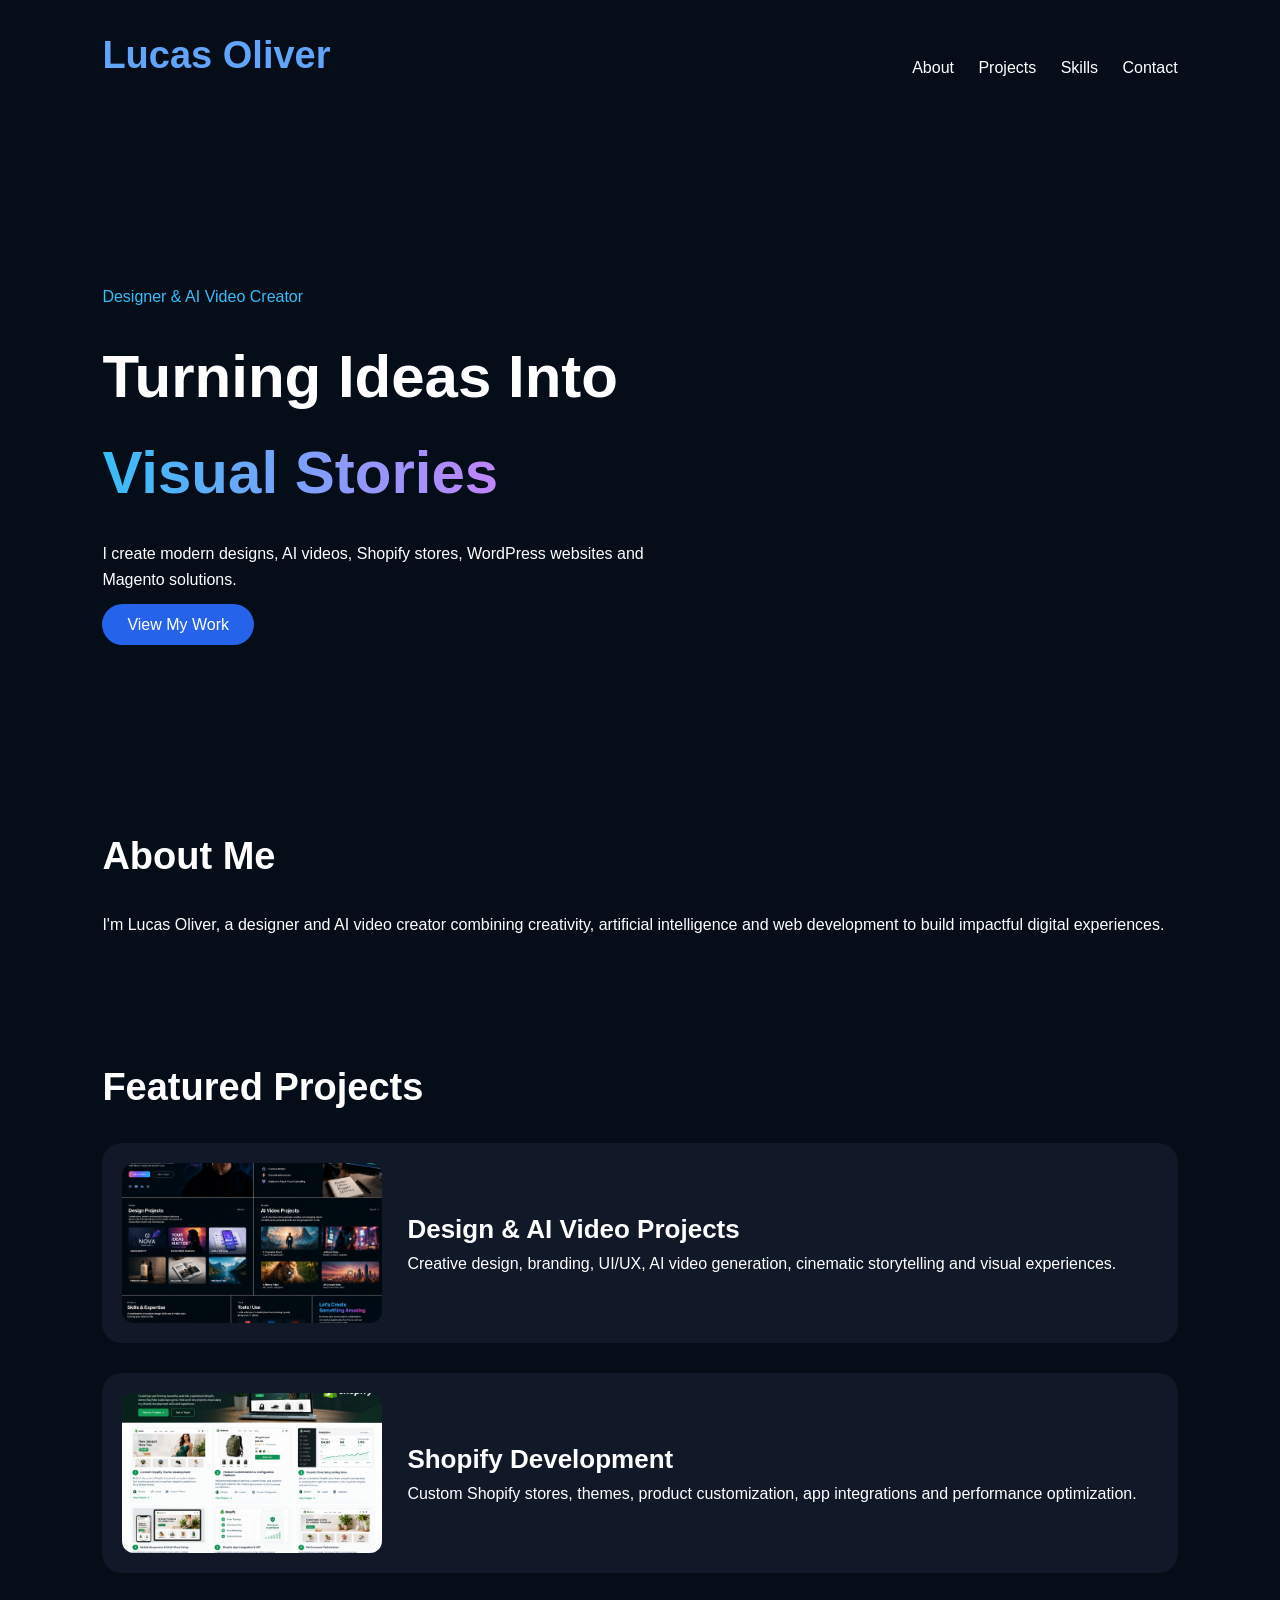
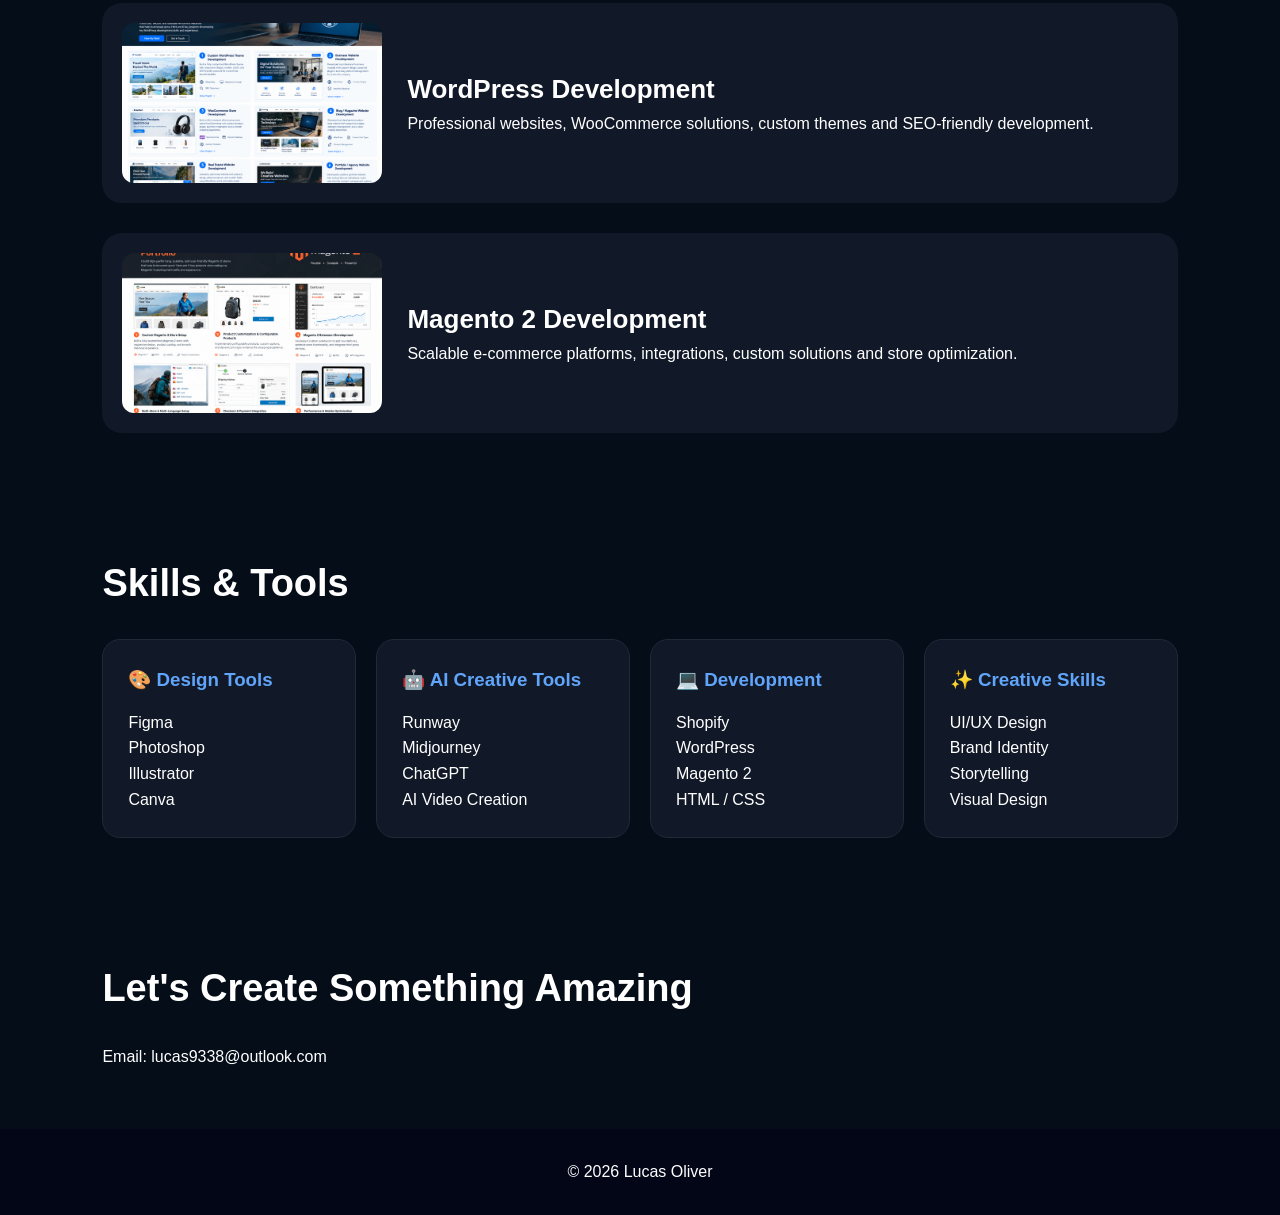
<file: index.html>
<!DOCTYPE html>
<html lang="en">
<head>
<meta charset="UTF-8">
<meta name="viewport" content="width=device-width, initial-scale=1.0">
<title>Lucas Oliver | Portfolio</title>
<link rel="stylesheet" href="style.css">
</head>
<body>

<header>
<h2>Lucas Oliver</h2>
<nav>
<a href="#about">About</a>
<a href="#projects">Projects</a>
<a href="#skills">Skills</a>
<a href="#contact">Contact</a>
</nav>
</header>

<section class="hero">
<div>
<p class="tag">Designer & AI Video Creator</p>
<h1>Turning Ideas Into <span>Visual Stories</span></h1>
<p>I create modern designs, AI videos, Shopify stores, WordPress websites and Magento solutions.</p>
<a class="button" href="#projects">View My Work</a>
</div>

</section>

<section id="about">
<h2>About Me</h2>
<p>I'm Lucas Oliver, a designer and AI video creator combining creativity, artificial intelligence and web development to build impactful digital experiences.</p>
</section>

<section id="projects">
<h2>Featured Projects</h2>

<div class="projects">
<a class="project-link" href="ai-design.html"><div class="project-card">
<img src="images/ai-design.png">
<div>
<h3>Design & AI Video Projects</h3>
<p>Creative design, branding, UI/UX, AI video generation, cinematic storytelling and visual experiences.</p>
</div>
</div></a>

<a class="project-link" href="shopify.html"><div class="project-card">
<img src="images/shopify.png">
<div>
<h3>Shopify Development</h3>
<p>Custom Shopify stores, themes, product customization, app integrations and performance optimization.</p>
</div>
</div></a>

<a class="project-link" href="wordpress.html"><div class="project-card">
<img src="images/wordpress.png">
<div>
<h3>WordPress Development</h3>
<p>Professional websites, WooCommerce solutions, custom themes and SEO-friendly development.</p>
</div>
</div></a>

<a class="project-link" href="magento.html"><div class="project-card">
<img src="images/magento.png">
<div>
<h3>Magento 2 Development</h3>
<p>Scalable e-commerce platforms, integrations, custom solutions and store optimization.</p>
</div>
</div>
</div></a>
</section>

<section id="skills">
<h2>Skills & Tools</h2>
<div class="skills">
<div class="skill-card">
<h3>🎨 Design Tools</h3>
<p>Figma<br>Photoshop<br>Illustrator<br>Canva</p>
</div>

<div class="skill-card">
<h3>🤖 AI Creative Tools</h3>
<p>Runway<br>Midjourney<br>ChatGPT<br>AI Video Creation</p>
</div>

<div class="skill-card">
<h3>💻 Development</h3>
<p>Shopify<br>WordPress<br>Magento 2<br>HTML / CSS</p>
</div>

<div class="skill-card">
<h3>✨ Creative Skills</h3>
<p>UI/UX Design<br>Brand Identity<br>Storytelling<br>Visual Design</p>
</div>
</div>
</section>

<section id="contact">
<h2>Let's Create Something Amazing</h2>
<p>Email: lucas9338@outlook.com</p>
</section>

<footer>© 2026 Lucas Oliver</footer>
</body>
</html>
</file>
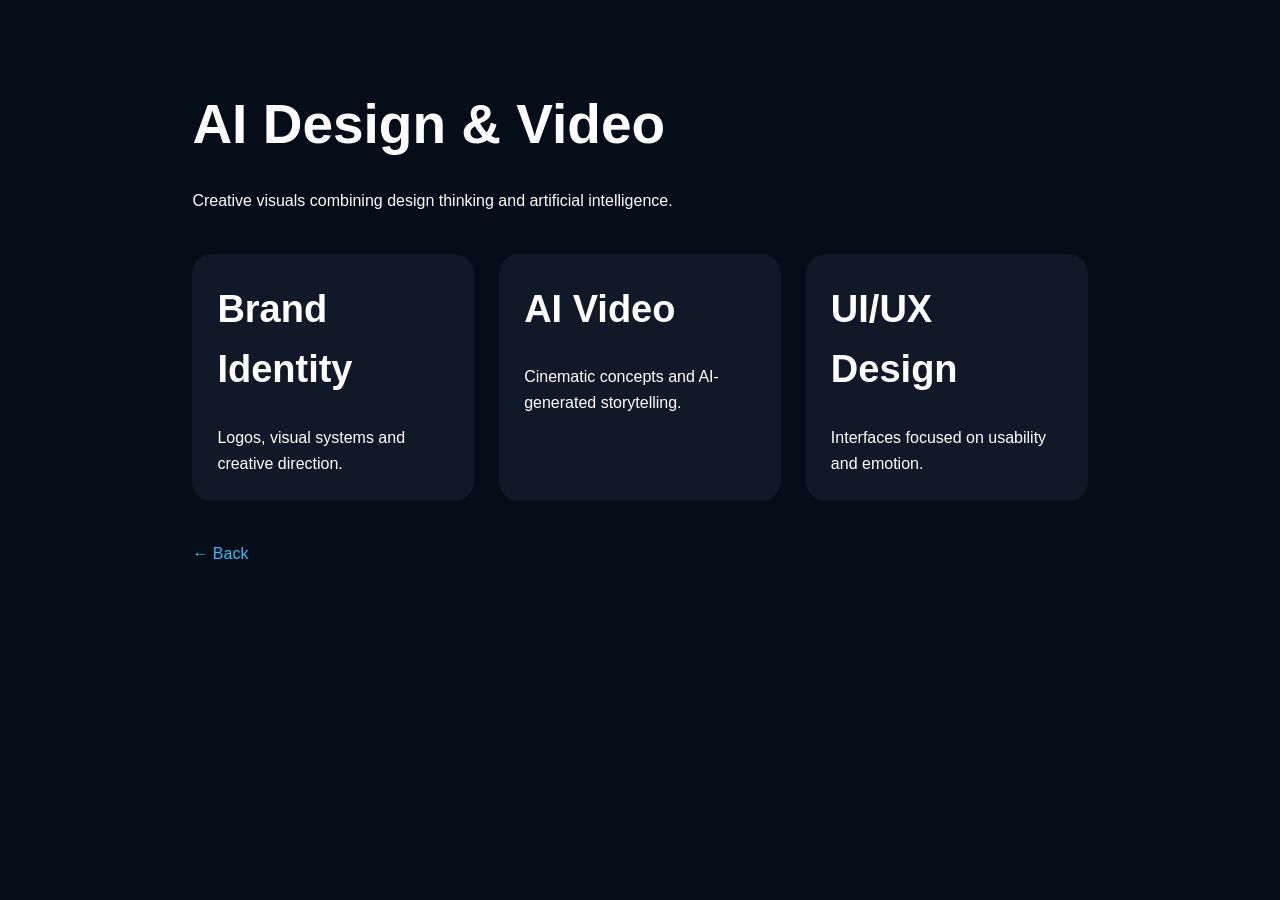
<file: ai-design.html>
<!DOCTYPE html><html><head><title>AI Design Projects | Lucas Oliver</title><link rel="stylesheet" href="style.css"></head>
<body><main class="detail"><h1>AI Design & Video</h1>
<p>Creative visuals combining design thinking and artificial intelligence.</p>
<div class="grid">
<div><h2>Brand Identity</h2><p>Logos, visual systems and creative direction.</p></div>
<div><h2>AI Video</h2><p>Cinematic concepts and AI-generated storytelling.</p></div>
<div><h2>UI/UX Design</h2><p>Interfaces focused on usability and emotion.</p></div>
</div><a href="index.html">← Back</a></main></body></html>
</file>
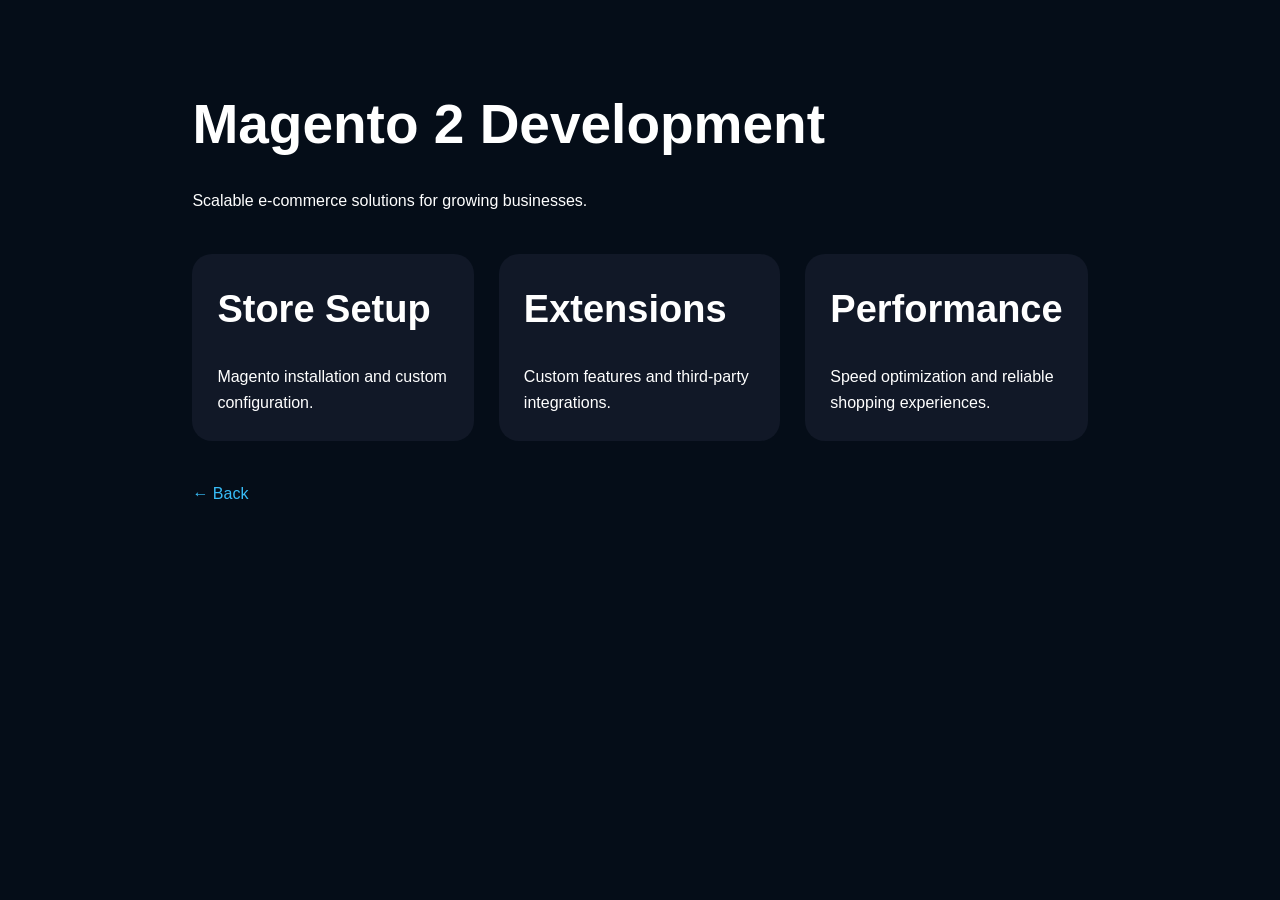
<file: magento.html>
<!DOCTYPE html><html><head><title>Magento 2 Development | Lucas Oliver</title><link rel="stylesheet" href="style.css"></head>
<body><main class="detail"><h1>Magento 2 Development</h1>
<p>Scalable e-commerce solutions for growing businesses.</p>
<div class="grid">
<div><h2>Store Setup</h2><p>Magento installation and custom configuration.</p></div>
<div><h2>Extensions</h2><p>Custom features and third-party integrations.</p></div>
<div><h2>Performance</h2><p>Speed optimization and reliable shopping experiences.</p></div>
</div><a href="index.html">← Back</a></main></body></html>
</file>
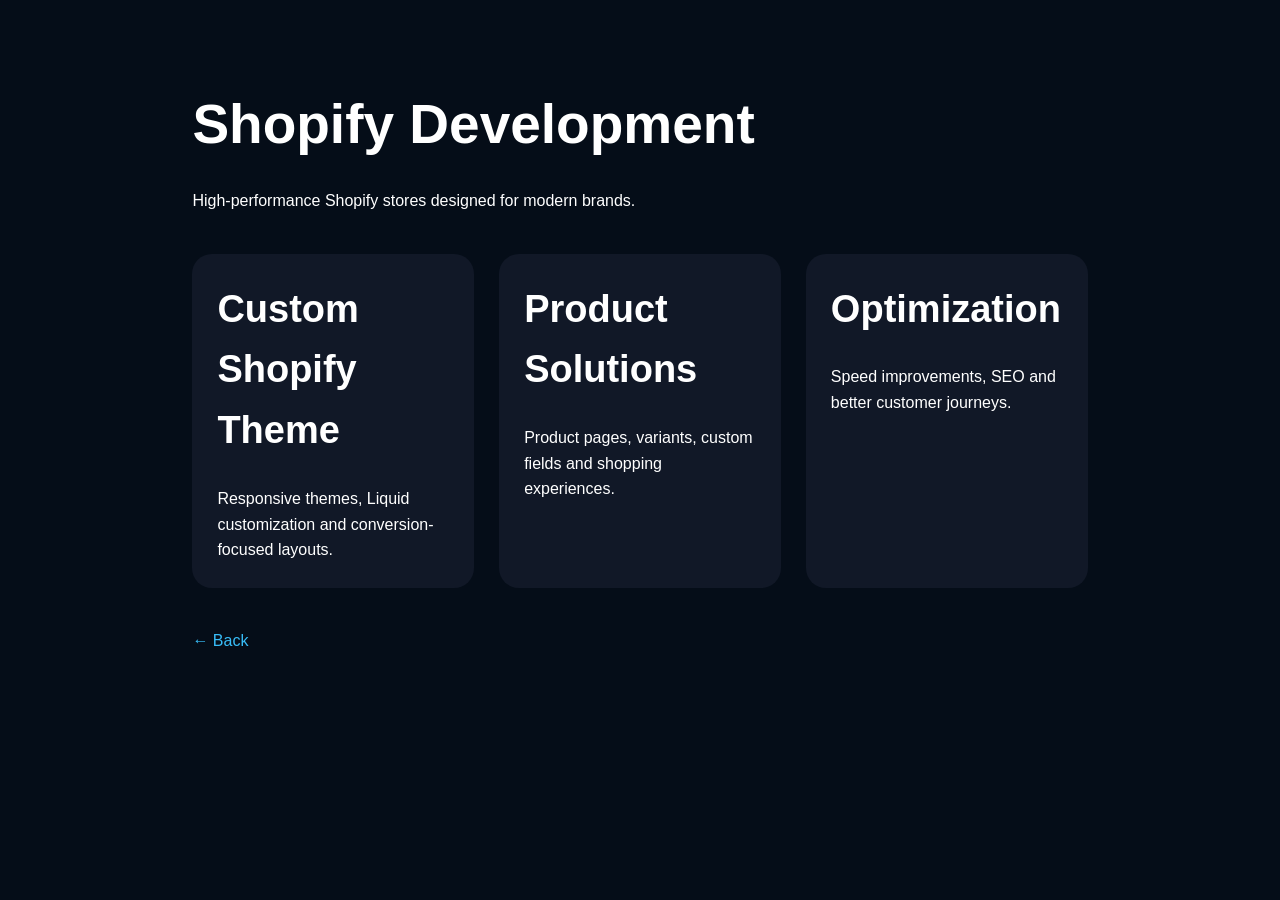
<file: shopify.html>
<!DOCTYPE html><html><head><title>Shopify Development | Lucas Oliver</title><link rel="stylesheet" href="style.css"></head>
<body><main class="detail"><h1>Shopify Development</h1>
<p>High-performance Shopify stores designed for modern brands.</p>
<div class="grid">
<div><h2>Custom Shopify Theme</h2><p>Responsive themes, Liquid customization and conversion-focused layouts.</p></div>
<div><h2>Product Solutions</h2><p>Product pages, variants, custom fields and shopping experiences.</p></div>
<div><h2>Optimization</h2><p>Speed improvements, SEO and better customer journeys.</p></div>
</div><a href="index.html">← Back</a></main></body></html>
</file>
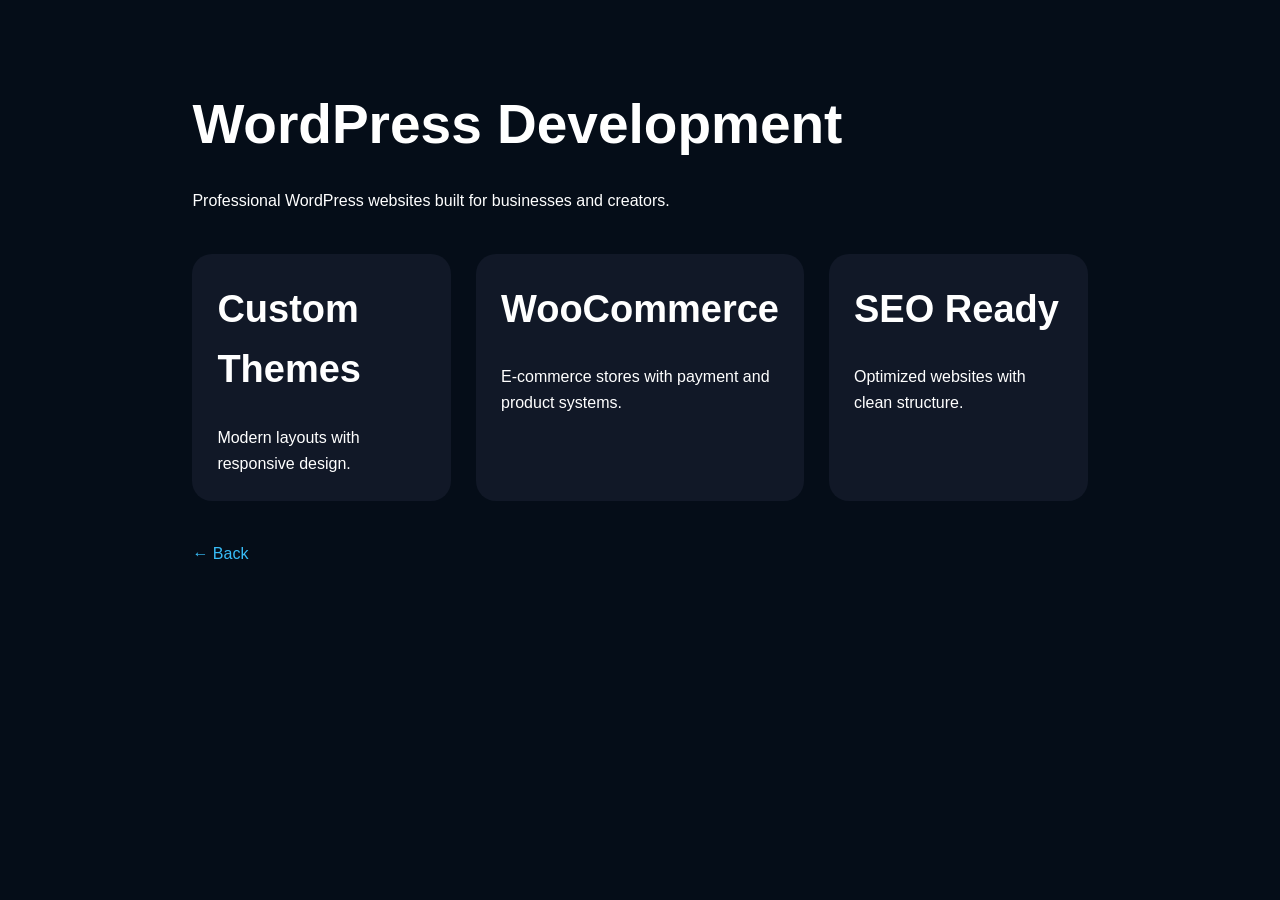
<file: wordpress.html>
<!DOCTYPE html><html><head><title>WordPress Development | Lucas Oliver</title><link rel="stylesheet" href="style.css"></head>
<body><main class="detail"><h1>WordPress Development</h1>
<p>Professional WordPress websites built for businesses and creators.</p>
<div class="grid">
<div><h2>Custom Themes</h2><p>Modern layouts with responsive design.</p></div>
<div><h2>WooCommerce</h2><p>E-commerce stores with payment and product systems.</p></div>
<div><h2>SEO Ready</h2><p>Optimized websites with clean structure.</p></div>
</div><a href="index.html">← Back</a></main></body></html>
</file>
<file: style.css>
*{box-sizing:border-box;margin:0;padding:0;font-family:Arial,sans-serif}
body{background:#050d18;color:white;line-height:1.6}
header{display:flex;justify-content:space-between;padding:25px 8%;align-items:center}
header h2{color:#60a5fa}
nav a{color:white;text-decoration:none;margin-left:20px}
.hero{padding:80px 8%;display:flex;justify-content:space-between;align-items:center;gap:40px;min-height:70vh}
.hero h1{font-size:60px;max-width:650px}
.hero span{background:linear-gradient(90deg,#38bdf8,#c084fc);color:transparent;background-clip:text}
.tag{color:#38bdf8}
.hero p{max-width:600px;margin:20px 0}

.button{background:#2563eb;padding:12px 25px;border-radius:25px;color:white;text-decoration:none}
section{padding:60px 8%}
h2{font-size:38px;margin-bottom:25px}
.projects{display:flex;flex-direction:column;gap:30px}
.project-card{background:#111827;border-radius:20px;padding:20px;display:flex;gap:25px;align-items:center}
.project-card img{width:260px;height:160px;object-fit:cover;border-radius:12px}
.project-card h3{font-size:26px}
.skills{display:flex;flex-wrap:wrap;gap:15px}
.skills span{background:#111827;padding:12px 18px;border-radius:20px}
footer{text-align:center;padding:30px;background:#020617}
@media(max-width:800px){.hero,.project-card{flex-direction:column}.hero h1{font-size:40px}nav{display:none}.project-card img{width:100%}}

.detail{padding:80px 8%;max-width:1100px;margin:auto}
.detail h1{font-size:55px;margin-bottom:20px}
.grid{display:grid;grid-template-columns:repeat(3,1fr);gap:25px;margin:40px 0}
.grid div{background:#111827;padding:25px;border-radius:20px}
.detail a{color:#38bdf8;text-decoration:none}

.project-link{
    text-decoration:none;
    color:inherit;
    display:block;
}
.project-link:hover .project-card{
    transform:translateY(-8px);
    border:1px solid #38bdf8;
}
.project-card{
    transition:0.3s ease;
}

.skill-card{
    background:#111827;
    border:1px solid #1f2937;
    border-radius:18px;
    padding:25px;
    min-width:220px;
    transition:.3s;
}
.skill-card:hover{
    transform:translateY(-6px);
    border-color:#38bdf8;
}
.skill-card h3{
    margin-bottom:15px;
    color:#60a5fa;
}
.skills{
    display:grid;
    grid-template-columns:repeat(auto-fit,minmax(220px,1fr));
    gap:20px;
}
</file>
